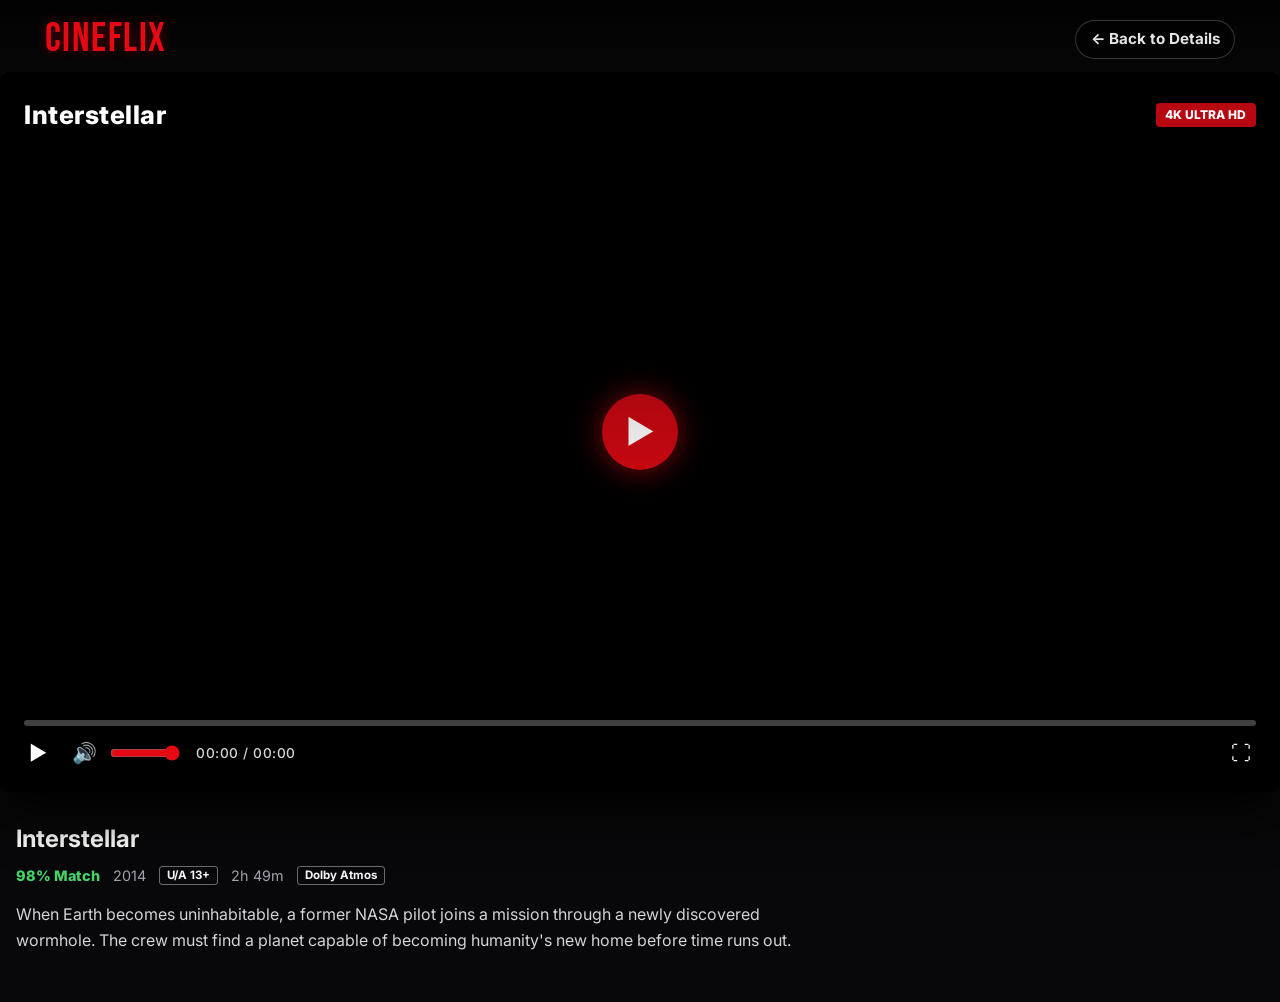
<file: pages/watch.html>
<!DOCTYPE html>
<html lang="en">
<head>
  <meta charset="UTF-8">
  <meta name="viewport" content="width=device-width, initial-scale=1.0">
  <meta name="description" content="Watch movies and shows on CineFlix video player.">
  <title>Watch Video | CineFlix</title>

  <!-- google fonts se page ki typography consistent rakhi hai -->
  <link rel="preconnect" href="https://fonts.googleapis.com">
  <link rel="preconnect" href="https://fonts.gstatic.com" crossorigin>
  <link href="https://fonts.googleapis.com/css2?family=Bebas+Neue&family=Inter:wght@400;500;600;700;800&display=swap" rel="stylesheet">

  <!-- common css jo shared layout ko style karta hai -->
  <link rel="stylesheet" href="../css/style.css">

  <!-- watch page ke player controls ki special styling -->
  <link rel="stylesheet" href="../css/watch.css">
</head>

<body class="watch-page">
  <!-- header mein logo aur details page par wapas jaane ka link -->
  <header class="watch-header">
    <a href="../index.html" class="brand-logo" aria-label="CineFlix Home">
      CINEFLIX
    </a>

    <a href="details.html?title=Interstellar" class="back-to-details">
      ← Back to Details
    </a>
  </header>

  <!-- main video player ka complete wrapper -->
  <main class="watch-main">
    <div class="player-wrapper">
      <!-- html5 video element demo.mp4 ko browser mein play karta hai -->
      <video id="main-video-player" playsinline preload="auto">
        <source src="../assets/videos/demo.mp4" type="video/mp4">
        Your browser does not support HTML5 video playback.
      </video>

      <!-- pause hone par center mein bada play button -->
      <button id="center-play-btn" class="player-center-btn" type="button" aria-label="Play video">
        ▶
      </button>

      <!-- video ke upar custom controls ka overlay -->
      <div class="player-overlay">
        <div class="player-top-bar">
          <h2 id="player-movie-title" class="player-movie-title">Interstellar</h2>
          <span class="player-badge">4K ULTRA HD</span>
        </div>

        <div class="player-bottom-bar">
          <!-- progress bar current playback position aur seeking ke liye -->
          <div id="progress-container" class="progress-container" aria-label="Video seek bar">
            <div id="progress-filled" class="progress-filled"></div>
          </div>

          <!-- play, volume, time aur fullscreen ke controls -->
          <div class="controls-row">
            <div class="controls-left">
              <button id="btn-play-pause" class="ctrl-btn" type="button" aria-label="Play / Pause">
                ▶
              </button>

              <div class="volume-wrapper">
                <button id="btn-mute" class="ctrl-btn" type="button" aria-label="Mute / Unmute">
                  🔊
                </button>
                <input id="volume-slider" class="volume-slider" type="range" min="0" max="1" step="0.05" value="1" aria-label="Volume slider">
              </div>

              <span class="time-display">
                <span id="time-current">00:00</span> / <span id="time-total">00:00</span>
              </span>
            </div>

            <div class="controls-right">
              <button id="btn-fullscreen" class="ctrl-btn" type="button" aria-label="Toggle Fullscreen">
                ⛶
              </button>
            </div>
          </div>
        </div>
      </div>
    </div>

    <!-- player ke neeche selected movie ki information -->
    <section class="watch-info">
      <h1 id="watch-title">Interstellar</h1>
      <div class="watch-meta-row">
        <span class="match-score">98% Match</span>
        <span>2014</span>
        <span class="age-rating">U/A 13+</span>
        <span>2h 49m</span>
        <span class="hd-badge">Dolby Atmos</span>
      </div>
      <p id="watch-desc" class="watch-desc">
        Enjoy full high definition streaming playback on CineFlix. Use on-screen controls to scrub through the video, adjust volume, or expand into full-screen theater mode.
      </p>
    </section>
  </main>

  <!-- common js file video ke controls aur dynamic text handle karti hai -->
  <script src="../js/app.js"></script>
</body>
</html>
</file>
<file: css/style.css>
/* =========================================================
   CineFlix - Streaming Platform UI Style
   Pure Dark Mode • Mobile First • Responsive Design
   ========================================================= */

/* 1. Design System & CSS Variables */
:root {
  --bg-color: #111113;
  --elevated-bg: #18181b;
  --card-bg: #222226;
  --surface-hover: #2d2d33;

  --text-color: #f5f5f7;
  --text-muted: #a1a1aa;
  --text-dim: #71717a;

  --primary-color: #e50914;
  --primary-hover: #f6121d;
  --primary-glow: rgba(229, 9, 20, 0.4);

  --match-green: #46d369;
  --star-gold: #ffb400;

  --border-color: #2e2e36;
  --header-bg: rgba(17, 17, 19, 0.92);
  --shadow-color: rgba(0, 0, 0, 0.65);
  --shadow-heavy: 0 16px 36px rgba(0, 0, 0, 0.85);

  --bg-overlay-light: rgba(255, 255, 255, 0.08);
  --bg-overlay-medium: rgba(255, 255, 255, 0.1);
  --border-light: rgba(255, 255, 255, 0.15);
  --border-medium: rgba(255, 255, 255, 0.2);
  --border-strong: rgba(255, 255, 255, 0.4);
  --btn-primary-bg: #ffffff;
  --btn-primary-text: #000000;
  --rank-stroke: #71717a;
  --rank-shadow: rgba(0, 0, 0, 0.8);
  --icon-white: #ffffff;
  --text-shadow-heavy: 0 4px 16px rgba(0, 0, 0, 0.85);
  --text-shadow-light: 0 2px 8px rgba(0, 0, 0, 0.8);

  --transition-fast: 0.2s ease;
  --transition-smooth: 0.3s cubic-bezier(0.2, 0.8, 0.2, 1);
}

[data-theme="light"] {
  --bg-color: #f8f9fa;
  --elevated-bg: #ffffff;
  --card-bg: #ffffff;
  --surface-hover: #e9ecef;

  --text-color: #212529;
  --text-muted: #495057;
  --text-dim: #6c757d;

  --border-color: #dee2e6;
  --header-bg: rgba(248, 249, 250, 0.92);
  --shadow-color: rgba(0, 0, 0, 0.1);
  --shadow-heavy: 0 16px 36px rgba(0, 0, 0, 0.15);

  --bg-overlay-light: rgba(0, 0, 0, 0.05);
  --bg-overlay-medium: rgba(0, 0, 0, 0.1);
  --border-light: rgba(0, 0, 0, 0.15);
  --border-medium: rgba(0, 0, 0, 0.2);
  --border-strong: rgba(0, 0, 0, 0.4);
  --btn-primary-bg: #212529;
  --btn-primary-text: #ffffff;
  --rank-stroke: #dee2e6;
  --rank-shadow: rgba(0, 0, 0, 0.1);
  --icon-white: #212529;
  --text-shadow-heavy: 0 4px 16px rgba(0, 0, 0, 0.1);
  --text-shadow-light: 0 2px 8px rgba(0, 0, 0, 0.05);
}

/* 2. Global Reset */
*,
*::before,
*::after {
  box-sizing: border-box;
  margin: 0;
  padding: 0;
}

html {
  scroll-behavior: smooth;
  color-scheme: dark;
}

body {
  min-width: 320px;
  min-height: 100vh;
  overflow-x: hidden;

  background-color: var(--bg-color);
  color: var(--text-color);

  font-family: "Inter", -apple-system, BlinkMacSystemFont, "Segoe UI", Roboto, sans-serif;
  line-height: 1.5;
  -webkit-font-smoothing: antialiased;
}

body.menu-open {
  overflow: hidden;
}

a {
  color: inherit;
  text-decoration: none;
  transition: color var(--transition-fast);
}

ul {
  list-style: none;
}

button,
input,
select {
  font: inherit;
}

button {
  cursor: pointer;
  border: none;
  background: none;
  color: inherit;
}

img {
  display: block;
  max-width: 100%;
  height: auto;
}

/* 3. Primary Header & Navigation */
.primary-header {
  position: fixed;
  top: 0;
  left: 0;
  z-index: 1000;

  display: flex;
  align-items: center;
  justify-content: space-between;

  width: 100%;
  min-height: 68px;
  padding: 0.8rem 4%;

  background: linear-gradient(
    to bottom,
    rgba(0, 0, 0, 0.88) 0%,
    rgba(17, 17, 19, 0.4) 60%,
    transparent 100%
  );
  backdrop-filter: blur(14px);
  -webkit-backdrop-filter: blur(14px);

  transition: background 0.3s ease, box-shadow 0.3s ease;
}

.primary-header.scrolled {
  background: var(--header-bg);
  box-shadow: 0 4px 20px var(--shadow-color);
  border-bottom: 1px solid var(--border-light);
}

.header-left,
.header-right {
  display: flex;
  align-items: center;
  gap: 1.5rem;
}

.brand-logo {
  color: var(--primary-color);
  font-family: "Bebas Neue", Impact, sans-serif;
  font-size: clamp(2rem, 3.2vw, 2.7rem);
  letter-spacing: 1.5px;
  line-height: 1;
  text-shadow: 0 0 12px var(--primary-glow);
  display: flex;
  align-items: center;
  gap: 0.3rem;
}

.primary-nav ul {
  display: flex;
  align-items: center;
  gap: 1.2rem;
}

.primary-nav a {
  color: var(--text-muted);
  font-size: 0.9rem;
  font-weight: 500;
  padding: 0.3rem 0;
  position: relative;
}

.primary-nav a:hover,
.primary-nav a.active {
  color: var(--text-color);
  font-weight: 700;
}

.primary-nav a.active::after {
  content: "";
  position: absolute;
  bottom: -4px;
  left: 0;
  width: 100%;
  height: 2px;
  background-color: var(--primary-color);
  border-radius: 2px;
}

/* 4. Search Box & Header Controls */
.search-box {
  display: flex;
  align-items: center;
  gap: 0.45rem;
  padding: 0.4rem 0.75rem;
  border-radius: 999px;
  background-color: var(--bg-overlay-light);
  border: 1px solid var(--border-light);
  transition: all var(--transition-fast);
}

.search-box:focus-within {
  background-color: rgba(0, 0, 0, 0.6);
  border-color: var(--primary-color);
  box-shadow: 0 0 10px var(--primary-glow);
}

.search-icon {
  color: var(--text-muted);
  font-size: 1rem;
  line-height: 1;
}

.search-box input {
  width: 130px;
  border: 0;
  outline: 0;
  background: transparent;
  color: var(--text-color);
  font-size: 0.85rem;
  transition: width 0.3s ease;
}

.search-box input:focus {
  width: 180px;
}

.search-box input::placeholder {
  color: var(--text-dim);
}

.theme-button {
  background: transparent;
  border: none;
  color: var(--text-color);
  font-size: 1.2rem;
  cursor: pointer;
  padding: 0.3rem;
  border-radius: 50%;
  transition: all var(--transition-fast);
  display: flex;
  align-items: center;
  justify-content: center;
}

.theme-button:hover {
  background-color: rgba(255, 255, 255, 0.1);
  transform: scale(1.1);
}

[data-theme="light"] .theme-button {
  color: #f59e0b; /* sun color in light mode */
}
[data-theme="light"] .theme-button:hover {
  background-color: rgba(0, 0, 0, 0.05);
}

.btn-login {
  padding: 0.45rem 1.1rem;
  border-radius: 4px;
  background-color: var(--primary-color);
  color: var(--icon-white);
  font-size: 0.88rem;
  font-weight: 700;
  box-shadow: 0 2px 8px var(--primary-glow);
  transition: background-color var(--transition-fast), transform var(--transition-fast);
}

.btn-login:hover {
  background-color: var(--primary-hover);
  transform: scale(1.03);
}

.menu-toggle {
  display: none;
  font-size: 1.5rem;
  color: var(--icon-white);
  padding: 0.2rem;
}

/* 5. Hero Banner Section */
.hero {
  position: relative;
  display: flex;
  align-items: center;
  min-height: 82vh;
  padding: 0 4.5% 5rem;
  overflow: hidden;
}

.hero-bg {
  position: absolute;
  inset: 0;
  z-index: -1;
}

.hero-bg img {
  width: 100%;
  height: 100%;
  object-fit: cover;
  object-position: center 20%;
  filter: brightness(0.85);
}

.hero-vignette {
  position: absolute;
  inset: 0;
  background:
    linear-gradient(to top, var(--bg-color) 0%, rgba(17, 17, 19, 0.45) 50%, rgba(17, 17, 19, 0.2) 100%),
    linear-gradient(to right, rgba(17, 17, 19, 0.95) 0%, rgba(17, 17, 19, 0.65) 40%, transparent 80%);
}

.hero-content {
  max-width: 650px;
  margin-top: 5rem;
  z-index: 2;
}

.hero-kicker {
  display: inline-flex;
  align-items: center;
  gap: 0.4rem;
  color: var(--primary-color);
  font-size: 0.85rem;
  font-weight: 800;
  letter-spacing: 2px;
  text-transform: uppercase;
  margin-bottom: 0.5rem;
}

.hero-title {
  font-family: "Bebas Neue", Impact, sans-serif;
  font-size: clamp(3.5rem, 7vw, 6.5rem);
  line-height: 0.92;
  letter-spacing: 1px;
  text-transform: uppercase;
  text-shadow: var(--text-shadow-heavy);
  color: var(--text-color);
}

.hero-meta {
  display: flex;
  align-items: center;
  flex-wrap: wrap;
  gap: 0.65rem;
  margin: 1rem 0;
  font-size: 0.88rem;
  font-weight: 600;
  color: #e4e4e7;
}

.hero-meta span {
  padding: 0.15rem 0.5rem;
  border-radius: 3px;
  border: 1px solid var(--border-strong);
  color: var(--text-color);
}

.match-score {
  color: var(--match-green);
  font-weight: 800;
}

.rating-badge,
.age-rating,
.hd-badge {
  padding: 0.15rem 0.45rem;
  border-radius: 3px;
  font-size: 0.72rem;
  font-weight: 700;
  line-height: 1;
}

.rating-badge {
  background-color: rgba(255, 180, 0, 0.2);
  color: var(--star-gold);
  border: 1px solid rgba(255, 180, 0, 0.4);
}

.age-rating {
  border: 1px solid var(--border-strong);
  color: var(--text-color);
}

.hd-badge {
  border: 1px solid var(--border-strong);
  color: var(--text-color);
}

.hero-description {
  margin: 1rem 0 1.75rem;
  font-size: clamp(0.95rem, 1.3vw, 1.12rem);
  color: var(--text-color);
  line-height: 1.6;
  text-shadow: var(--text-shadow-light);
}

.hero-actions {
  display: flex;
  align-items: center;
  flex-wrap: wrap;
  gap: 0.85rem;
}

.btn {
  display: inline-flex;
  align-items: center;
  justify-content: center;
  gap: 0.5rem;
  padding: 0.75rem 1.65rem;
  border-radius: 4px;
  font-size: 1rem;
  font-weight: 700;
  transition: transform var(--transition-fast), background-color var(--transition-fast), box-shadow var(--transition-fast);
}

.btn:hover {
  transform: scale(1.04);
}

.btn-primary {
  background-color: var(--btn-primary-bg);
  color: var(--btn-primary-text);
  box-shadow: 0 4px 14px var(--bg-overlay-medium);
}

.btn-primary:hover {
  background-color: var(--bg-overlay-light);
}

.btn-secondary {
  background-color: rgba(109, 109, 110, 0.7);
  color: var(--icon-white);
  backdrop-filter: blur(8px);
}

.btn-secondary:hover {
  background-color: rgba(109, 109, 110, 0.5);
}

/* 6. Media Rows & Horizontal Scrollers */
.media-section {
  position: relative;
  padding: 1.25rem 4%;
}

.hero + .media-section {
  margin-top: -3.8rem;
  z-index: 10;
}

.section-heading {
  display: flex;
  align-items: center;
  justify-content: space-between;
  margin-bottom: 0.75rem;
}

.section-title {
  font-size: clamp(1.15rem, 2vw, 1.45rem);
  font-weight: 700;
  letter-spacing: 0.2px;
  color: #f4f4f5;
}

.see-all {
  color: var(--text-muted);
  font-size: 0.82rem;
  font-weight: 600;
}

.see-all:hover {
  color: var(--primary-color);
  text-decoration: underline;
}

.scroller-wrapper {
  position: relative;
}

.media-scroller {
  display: flex;
  gap: 0.9rem;
  overflow-x: auto;
  overflow-y: hidden;
  padding: 1rem 0 10rem; /* Space for hover popups */
  margin-bottom: -8.5rem; /* Offset the padding visually */
  scroll-snap-type: x mandatory;
  scrollbar-width: none;
  -webkit-overflow-scrolling: touch;
}

.media-scroller::-webkit-scrollbar {
  display: none;
}

.scroll-btn {
  position: absolute;
  top: 50%;
  transform: translateY(-50%);
  z-index: 20;
  width: 42px;
  height: 42px;
  border-radius: 50%;
  background-color: var(--header-bg);
  color: var(--text-color);
  display: flex;
  align-items: center;
  justify-content: center;
  font-size: 1.3rem;
  box-shadow: 0 4px 16px var(--shadow-color);
  border: 1px solid var(--border-light);
  opacity: 0;
  pointer-events: none;
  transition: opacity 0.2s ease, transform 0.2s ease, background-color 0.2s ease;
}

.scroller-wrapper:hover .scroll-btn {
  opacity: 1;
  pointer-events: auto;
}

.scroll-btn:hover {
  background-color: var(--primary-color);
  transform: translateY(-50%) scale(1.1);
}

.scroll-btn.left {
  left: -15px;
}

.scroll-btn.right {
  right: -15px;
}

/* 7. Movie Poster Cards */
.media-card {
  position: relative;
  flex: 0 0 clamp(150px, 15.5vw, 220px);
  scroll-snap-align: start;
  transition: transform 0.28s cubic-bezier(0.2, 0.8, 0.2, 1);
  isolation: isolate;
}

.media-link {
  display: block;
}

.media-poster {
  position: relative;
  overflow: hidden;
  border-radius: 6px;
  background-color: var(--card-bg);
  box-shadow: 0 6px 16px rgba(0, 0, 0, 0.4);
}

.media-poster img {
  width: 100%;
  aspect-ratio: 2 / 3;
  object-fit: cover;
  background-color: #1a1a1f;
  transition: transform 0.3s ease, filter 0.3s ease;
}

.media-badge-top {
  position: absolute;
  top: 8px;
  right: 8px;
  z-index: 2;
  background-color: var(--header-bg);
  backdrop-filter: blur(4px);
  border: 1px solid var(--border-medium);
  padding: 0.18rem 0.45rem;
  border-radius: 4px;
  font-size: 0.7rem;
  font-weight: 700;
  color: var(--star-gold);
}

.media-info {
  position: absolute;
  top: 98%;
  left: 0;
  z-index: 30;
  width: 100%;
  padding: 0.85rem;
  border-radius: 0 0 6px 6px;
  background-color: var(--card-bg);
  box-shadow: var(--shadow-heavy);
  border: 1px solid var(--border-color);
  border-top: none;
  opacity: 0;
  transform: translateY(-6px);
  visibility: hidden;
  transition: opacity 0.2s ease, transform 0.2s ease, visibility 0.2s ease;
}

.media-card:hover {
  z-index: 40;
  transform: translateY(-6px) scale(1.05);
}

.media-card:hover .media-poster img {
  filter: brightness(1.08);
}

.media-card:hover .media-info {
  opacity: 1;
  transform: translateY(0);
  visibility: visible;
}

.media-title {
  margin-bottom: 0.45rem;
  font-size: 0.92rem;
  font-weight: 700;
  white-space: nowrap;
  overflow: hidden;
  text-overflow: ellipsis;
  color: var(--text-color);
}

.media-meta {
  display: flex;
  align-items: center;
  gap: 0.45rem;
  margin-bottom: 0.5rem;
  font-size: 0.72rem;
  font-weight: 600;
}

.genre-tags {
  display: flex;
  flex-wrap: wrap;
  gap: 0.3rem;
  color: var(--text-muted);
  font-size: 0.7rem;
  margin-bottom: 0.6rem;
}

.genre-tags li:not(:last-child)::after {
  content: "•";
  margin-left: 0.3rem;
}

.card-quick-actions {
  display: flex;
  align-items: center;
  gap: 0.4rem;
}

.btn-card-play {
  flex: 1;
  display: inline-flex;
  align-items: center;
  justify-content: center;
  gap: 0.3rem;
  padding: 0.35rem 0.6rem;
  border-radius: 4px;
  background-color: var(--btn-primary-bg);
  color: var(--btn-primary-text);
  font-size: 0.78rem;
  font-weight: 700;
}

.btn-card-play:hover {
  background-color: var(--primary-color);
  color: var(--icon-white);
}

.btn-card-list {
  width: 28px;
  height: 28px;
  display: inline-flex;
  align-items: center;
  justify-content: center;
  border-radius: 50%;
  border: 1px solid var(--border-strong);
  color: var(--icon-white);
  font-size: 0.85rem;
  transition: all 0.2s ease;
}

.btn-card-list:hover {
  border-color: var(--icon-white);
  background-color: rgba(255, 255, 255, 0.15);
}

/* 8. Top 10 Trending Section */
.trending-scroller {
  gap: 2rem;
  padding-left: 1rem;
}

.trending-item {
  display: flex;
  align-items: center;
  flex: 0 0 auto;
  scroll-snap-align: start;
  transition: transform 0.25s ease;
  position: relative;
}

.trending-item:hover {
  transform: scale(1.05);
}

.rank {
  z-index: 1;
  margin-right: -0.05em;
  color: var(--bg-color);
  font-family: "Bebas Neue", Impact, sans-serif;
  font-size: clamp(8rem, 13vw, 13.5rem);
  letter-spacing: -0.05em;
  line-height: 0.7;
  -webkit-text-stroke: 3.5px var(--rank-stroke);
  text-shadow: 0 0 16px var(--rank-shadow);
  user-select: none;
}

.rank-10 {
  letter-spacing: -0.1em;
  margin-right: -0.1em;
}

.poster-wrapper {
  z-index: 2;
  overflow: hidden;
  width: clamp(105px, 11vw, 150px);
  border-radius: 6px;
  box-shadow: 0 8px 24px var(--shadow-color);
  background-color: var(--card-bg);
}

.poster-wrapper img {
  width: 100%;
  aspect-ratio: 2 / 3;
  object-fit: cover;
  transition: transform 0.25s ease;
}

/* 9. Landscape Cards & Continue Watching */
.landscape-card {
  flex: 0 0 clamp(240px, 26vw, 360px);
  scroll-snap-align: start;
  border-radius: 6px;
  overflow: hidden;
  background-color: var(--card-bg);
  transition: transform 0.25s ease;
}

.landscape-card:hover {
  transform: translateY(-4px);
}

.landscape-poster {
  position: relative;
}

.landscape-poster img {
  width: 100%;
  aspect-ratio: 16 / 9;
  object-fit: cover;
}

.landscape-content {
  padding: 0.75rem 0.85rem;
}

.landscape-content h3 {
  font-size: 0.92rem;
  font-weight: 700;
  margin-bottom: 0.4rem;
  color: var(--text-color);
}

.progress-track {
  overflow: hidden;
  height: 4px;
  border-radius: 99px;
  background-color: #3f3f46;
}

.progress-track span {
  display: block;
  height: 100%;
  background-color: var(--primary-color);
}

.search-empty {
  margin: 3rem auto;
  color: var(--text-muted);
  text-align: center;
  font-size: 1.1rem;
}

/* 10. Browse Page Grids */
.browse-page {
  padding-top: 68px;
}

.browse-hero {
  padding: 3.5rem 5% 2.5rem;
  background: linear-gradient(115deg, rgba(229, 9, 20, 0.28) 0%, transparent 65%), var(--elevated-bg);
  border-bottom: 1px solid var(--border-color);
}

.tv-hero {
  background: linear-gradient(115deg, rgba(124, 58, 237, 0.35) 0%, transparent 65%), var(--elevated-bg);
}

.popular-hero {
  background: linear-gradient(115deg, rgba(245, 158, 11, 0.3) 0%, transparent 65%), var(--elevated-bg);
}

.list-hero {
  background: linear-gradient(115deg, rgba(16, 185, 129, 0.3) 0%, transparent 65%), var(--elevated-bg);
}

.browse-hero h1 {
  margin: 0.35rem 0 0.5rem;
  font-size: clamp(2.2rem, 5vw, 3.8rem);
  font-weight: 800;
  letter-spacing: -0.5px;
}

.browse-hero > p:last-child {
  max-width: 620px;
  color: var(--text-muted);
  font-size: 1rem;
}

.movie-grid {
  display: grid;
  grid-template-columns: repeat(auto-fill, minmax(170px, 1fr));
  gap: 1.25rem;
  padding-bottom: 3rem;
}

.movie-grid .media-card {
  flex: auto;
}

.movie-grid .media-info {
  position: static;
  padding: 0.65rem 0 0;
  background: transparent;
  box-shadow: none;
  border: none;
  opacity: 1;
  transform: none;
  visibility: visible;
}

/* My List: saved-title count and empty state */
.saved-title-count {
  margin-left: auto;
  color: var(--text-muted);
  font-size: 0.85rem;
  font-weight: 600;
}

.my-list-empty {
  display: flex;
  min-height: 240px;
  flex-direction: column;
  align-items: center;
  justify-content: center;
  gap: 0.75rem;
  margin-bottom: 2rem;
  padding: 2.5rem 1.5rem;
  border: 1px dashed var(--border-color);
  border-radius: 10px;
  background: var(--card-bg);
  text-align: center;
}

.my-list-empty h3 {
  margin: 0;
  color: var(--text-color);
  font-size: 1.25rem;
}

.my-list-empty p {
  max-width: 480px;
  margin: 0 0 0.5rem;
  color: var(--text-muted);
  line-height: 1.6;
}

#my-list-grid[hidden],
#my-list-empty[hidden] {
  display: none !important;
}

/* 11. Details Page */
.details-page {
  position: relative;
  min-height: 100vh;
  padding-top: 68px;
}

.details-backdrop {
  position: absolute;
  inset: 0 0 auto;
  z-index: -1;
  overflow: hidden;
  height: min(78vh, 760px);
}

.details-backdrop img {
  width: 100%;
  height: 100%;
  object-fit: cover;
  filter: brightness(0.85);
}

.details-overlay {
  position: absolute;
  inset: 0;
  background:
    linear-gradient(to top, var(--bg-color) 5%, rgba(17, 17, 19, 0.4) 65%),
    linear-gradient(to right, var(--bg-color) 10%, rgba(17, 17, 19, 0.3) 75%);
}

.details-content {
  max-width: 800px;
  min-height: 580px;
  padding: 4rem 5% 2rem;
}

.back-link {
  display: inline-flex;
  align-items: center;
  gap: 0.4rem;
  margin-bottom: 2rem;
  color: var(--text-muted);
  font-weight: 600;
  font-size: 0.92rem;
}

.back-link:hover {
  color: var(--icon-white);
}

.details-content h1 {
  margin: 0.4rem 0 0.8rem;
  font-size: clamp(3.2rem, 7.5vw, 5.8rem);
  line-height: 0.95;
  text-transform: uppercase;
  font-family: "Bebas Neue", Impact, sans-serif;
  letter-spacing: 1px;
  color: var(--text-color);
}

.details-description {
  max-width: 680px;
  margin: 1.2rem 0 1.6rem;
  font-size: 1.05rem;
  line-height: 1.6;
  color: #e4e4e7;
}

.details-information {
  display: grid;
  gap: 0.6rem;
  margin-top: 2rem;
  padding-top: 1.4rem;
  border-top: 1px solid var(--border-color);
  color: var(--text-muted);
  font-size: 0.92rem;
}

.details-information strong {
  color: var(--text-color);
}

.list-button.added {
  background-color: var(--match-green);
  color: #071c0d;
}

/* 12. Footer */
.primary-footer {
  max-width: 1050px;
  margin: 4rem auto 0;
  padding: 2.5rem 5%;
  color: var(--text-dim);
  border-top: 1px solid var(--border-color);
}

.footer-links {
  display: grid;
  grid-template-columns: repeat(4, 1fr);
  gap: 2rem;
}

.footer-col h3 {
  margin-bottom: 0.9rem;
  color: var(--text-color);
  font-size: 0.88rem;
  font-weight: 700;
}

.footer-col ul {
  display: grid;
  gap: 0.55rem;
}

.footer-col a {
  font-size: 0.82rem;
  color: var(--text-dim);
}

.footer-col a:hover {
  color: var(--text-color);
  text-decoration: underline;
}

.copyright {
  margin-top: 2.5rem;
  font-size: 0.78rem;
  text-align: center;
  color: var(--text-dim);
}

/* 13. Page Loader */
#page-loader {
  position: fixed;
  inset: 0;
  z-index: 9999;
  display: flex;
  align-items: center;
  justify-content: center;
  background-color: var(--bg-color);
  animation: hide-loader 0.35s ease 0.9s forwards;
}

.loader-content {
  width: min(300px, 75vw);
  text-align: center;
}

.loader-name {
  margin-bottom: 1rem;
  color: var(--primary-color);
  font-family: "Bebas Neue", sans-serif;
  font-size: 3.8rem;
  letter-spacing: 2px;
  animation: loader-pulse 0.75s ease-in-out infinite alternate;
}

.loader-bar {
  overflow: hidden;
  height: 4px;
  border-radius: 99px;
  background-color: #27272a;
}

.loader-progress {
  width: 0%;
  height: 100%;
  background-color: var(--primary-color);
  animation: loading-progress 0.8s ease forwards;
}

@keyframes loading-progress {
  to {
    width: 100%;
  }
}

@keyframes hide-loader {
  to {
    pointer-events: none;
    opacity: 0;
    visibility: hidden;
  }
}

@keyframes loader-pulse {
  to {
    opacity: 0.6;
    transform: scale(0.98);
  }
}

/* 14. Responsive Media Queries */
@media (max-width: 992px) {
  .footer-links {
    grid-template-columns: repeat(2, 1fr);
    gap: 1.75rem;
  }
}

@media (max-width: 768px) {
  .primary-header {
    min-height: 60px;
    padding: 0.7rem 4%;
  }

  .menu-toggle {
    display: block;
  }

  .primary-nav {
    position: absolute;
    top: 100%;
    left: 0;
    display: none;
    width: 100%;
    padding: 1.25rem 5%;
    background-color: var(--header-bg);
    backdrop-filter: blur(16px);
    box-shadow: 0 12px 24px var(--shadow-color);
    border-bottom: 1px solid var(--border-color);
  }

  .primary-nav.open {
    display: block;
  }

  .primary-nav ul {
    flex-direction: column;
    align-items: flex-start;
    gap: 1rem;
  }

  .primary-nav a {
    font-size: 1.05rem;
    padding: 0.4rem 0;
  }

  .search-box input {
    width: 80px;
  }

  .search-box input:focus {
    width: 120px;
  }

  .scroll-btn {
    display: none;
  }

  .hero {
    min-height: 68vh;
    padding: 0 4% 3rem;
    align-items: flex-end;
  }

  .hero-content {
    margin-top: 0;
  }

  .hero-title {
    font-size: clamp(3rem, 13vw, 4.5rem);
  }

  .hero-description {
    font-size: 0.92rem;
    -webkit-line-clamp: 3;
    display: -webkit-box;
    -webkit-box-orient: vertical;
    overflow: hidden;
  }

  .media-card {
    flex-basis: 38vw;
  }

  .media-info {
    position: static;
    padding: 0.5rem 0 0;
    background: transparent;
    box-shadow: none;
    border: none;
    opacity: 1;
    transform: none;
    visibility: visible;
  }

  .media-card:hover {
    transform: none;
  }

  .rank {
    font-size: 7.5rem;
    -webkit-text-stroke-width: 2.5px;
  }

  .poster-wrapper {
    width: 100px;
  }

  .movie-grid {
    grid-template-columns: repeat(auto-fill, minmax(135px, 1fr));
    gap: 0.85rem;
  }
}

@media (max-width: 480px) {
  .brand-logo {
    font-size: 1.9rem;
  }

  .header-right {
    gap: 0.6rem;
  }

  .search-box {
    padding: 0.3rem 0.55rem;
  }

  .search-box input {
    width: 60px;
  }

  .btn-login {
    padding: 0.35rem 0.75rem;
    font-size: 0.8rem;
  }

  .media-card {
    flex-basis: 44vw;
  }

  .landscape-card {
    flex-basis: 75vw;
  }

  .footer-links {
    grid-template-columns: 1fr;
    gap: 1.25rem;
  }
}
</file>
<file: css/watch.css>
/* watch page ke video player aur uske custom controls ki styling */

.watch-page {
  /* page ko vertical layout mein full screen height dete hain */
  min-height: 100vh;
  background-color: #08080a;
  color: #ffffff;
  display: flex;
  flex-direction: column;
  overflow-x: hidden;
}

.watch-header {
  /* header video ke upar transparent overlay ki tarah rahega */
  position: absolute;
  top: 0;
  left: 0;
  width: 100%;
  z-index: 100;
  display: flex;
  align-items: center;
  justify-content: space-between;
  padding: 1.2rem 3.5%;
  background: linear-gradient(to bottom, rgba(0, 0, 0, 0.85) 0%, transparent 100%);
  transition: opacity 0.3s ease;
}

.watch-header.hidden {
  opacity: 0;
  pointer-events: none;
}

.back-to-details {
  display: inline-flex;
  align-items: center;
  gap: 0.5rem;
  color: #e4e4e7;
  font-size: 0.95rem;
  font-weight: 700;
  background: rgba(0, 0, 0, 0.4);
  backdrop-filter: blur(8px);
  padding: 0.45rem 0.9rem;
  border-radius: 999px;
  border: 1px solid rgba(255, 255, 255, 0.2);
  transition: all 0.2s ease;
}

.back-to-details:hover {
  background: var(--primary-color);
  color: #ffffff;
  border-color: var(--primary-color);
}

.watch-main {
  /* main player ko center mein rakhne ke liye flex layout */
  flex: 1;
  display: flex;
  flex-direction: column;
  justify-content: center;
  align-items: center;
  padding: 0;
  width: 100%;
  max-width: 1400px;
  margin: 0 auto;
}

/* video ka responsive container 16:9 ratio maintain karta hai */
.player-wrapper {
  position: relative;
  width: 100%;
  max-width: 1280px;
  aspect-ratio: 16 / 9;
  background-color: #000000;
  border-radius: 10px;
  overflow: hidden;
  box-shadow: 0 20px 50px rgba(0, 0, 0, 0.9);
  margin-top: 4.5rem;
}

.player-wrapper video {
  width: 100%;
  height: 100%;
  object-fit: contain;
  background-color: #000000;
}

/* custom controls video ke upar hidden overlay mein rehte hain */
.player-overlay {
  position: absolute;
  inset: 0;
  background: linear-gradient(to top, rgba(0, 0, 0, 0.85) 0%, transparent 40%, rgba(0, 0, 0, 0.6) 100%);
  display: flex;
  flex-direction: column;
  justify-content: space-between;
  padding: 1.5rem;
  opacity: 0;
  transition: opacity 0.3s ease;
  pointer-events: none;
}

.player-wrapper:hover .player-overlay,
.player-wrapper.paused .player-overlay,
.player-wrapper.user-active .player-overlay {
  opacity: 1;
  pointer-events: auto;
}

.player-top-bar {
  display: flex;
  align-items: center;
  justify-content: space-between;
}

.player-movie-title {
  font-size: clamp(1.1rem, 2.2vw, 1.6rem);
  font-weight: 800;
  letter-spacing: 0.5px;
  text-shadow: 0 2px 10px rgba(0, 0, 0, 0.8);
}

.player-badge {
  background: rgba(229, 9, 20, 0.8);
  color: #fff;
  padding: 0.2rem 0.6rem;
  border-radius: 4px;
  font-size: 0.75rem;
  font-weight: 800;
}

/* pause state mein center ka bada play button */
.player-center-btn {
  position: absolute;
  top: 50%;
  left: 50%;
  transform: translate(-50%, -50%);
  width: 76px;
  height: 76px;
  border-radius: 50%;
  background: rgba(229, 9, 20, 0.9);
  color: #ffffff;
  display: flex;
  align-items: center;
  justify-content: center;
  font-size: 2rem;
  box-shadow: 0 0 30px rgba(229, 9, 20, 0.6);
  transition: transform 0.2s ease, background-color 0.2s ease;
  cursor: pointer;
}

.player-center-btn:hover {
  transform: translate(-50%, -50%) scale(1.1);
  background: #ff1f2d;
}

.player-bottom-bar {
  display: flex;
  flex-direction: column;
  gap: 0.75rem;
}

/* progress bar video ki current position show karti hai */
.progress-container {
  position: relative;
  width: 100%;
  height: 6px;
  background: rgba(255, 255, 255, 0.25);
  border-radius: 4px;
  cursor: pointer;
  transition: height 0.15s ease;
}

.progress-container:hover {
  height: 9px;
}

.progress-filled {
  height: 100%;
  width: 0%;
  background: var(--primary-color);
  border-radius: 4px;
  position: relative;
}

.progress-filled::after {
  content: "";
  position: absolute;
  right: -6px;
  top: 50%;
  transform: translateY(-50%) scale(0);
  width: 14px;
  height: 14px;
  border-radius: 50%;
  background: #ffffff;
  box-shadow: 0 0 6px rgba(0, 0, 0, 0.5);
  transition: transform 0.15s ease;
}

.progress-container:hover .progress-filled::after {
  transform: translateY(-50%) scale(1);
}

.controls-row {
  display: flex;
  align-items: center;
  justify-content: space-between;
  gap: 1rem;
}

.controls-left,
.controls-right {
  display: flex;
  align-items: center;
  gap: 1rem;
}

.ctrl-btn {
  color: #ffffff;
  font-size: 1.25rem;
  padding: 0.3rem;
  line-height: 1;
  transition: transform 0.15s ease, color 0.15s ease;
}

.ctrl-btn:hover {
  color: var(--primary-color);
  transform: scale(1.15);
}

.time-display {
  font-size: 0.85rem;
  color: #d4d4d8;
  font-weight: 500;
  letter-spacing: 0.5px;
}

.volume-wrapper {
  display: flex;
  align-items: center;
  gap: 0.5rem;
}

.volume-slider {
  width: 70px;
  accent-color: var(--primary-color);
  cursor: pointer;
}

/* player ke neeche movie metadata aur description */
.watch-info {
  width: 100%;
  max-width: 1280px;
  padding: 1.8rem 1rem 3rem;
}

.watch-meta-row {
  display: flex;
  align-items: center;
  gap: 0.8rem;
  margin: 0.5rem 0 1rem;
  color: #a1a1aa;
  font-size: 0.9rem;
}

.watch-desc {
  max-width: 800px;
  color: #d4d4d8;
  font-size: 1rem;
  line-height: 1.6;
}

@media (max-width: 768px) {
  .player-wrapper {
    margin-top: 4rem;
    border-radius: 0;
  }

  .player-overlay {
    padding: 0.8rem;
  }

  .player-center-btn {
    width: 56px;
    height: 56px;
    font-size: 1.5rem;
  }

  .volume-wrapper {
    display: none;
  }

  .ctrl-btn {
    font-size: 1.1rem;
  }

  .watch-info {
    padding: 1.2rem 4% 2rem;
  }
}
</file>
